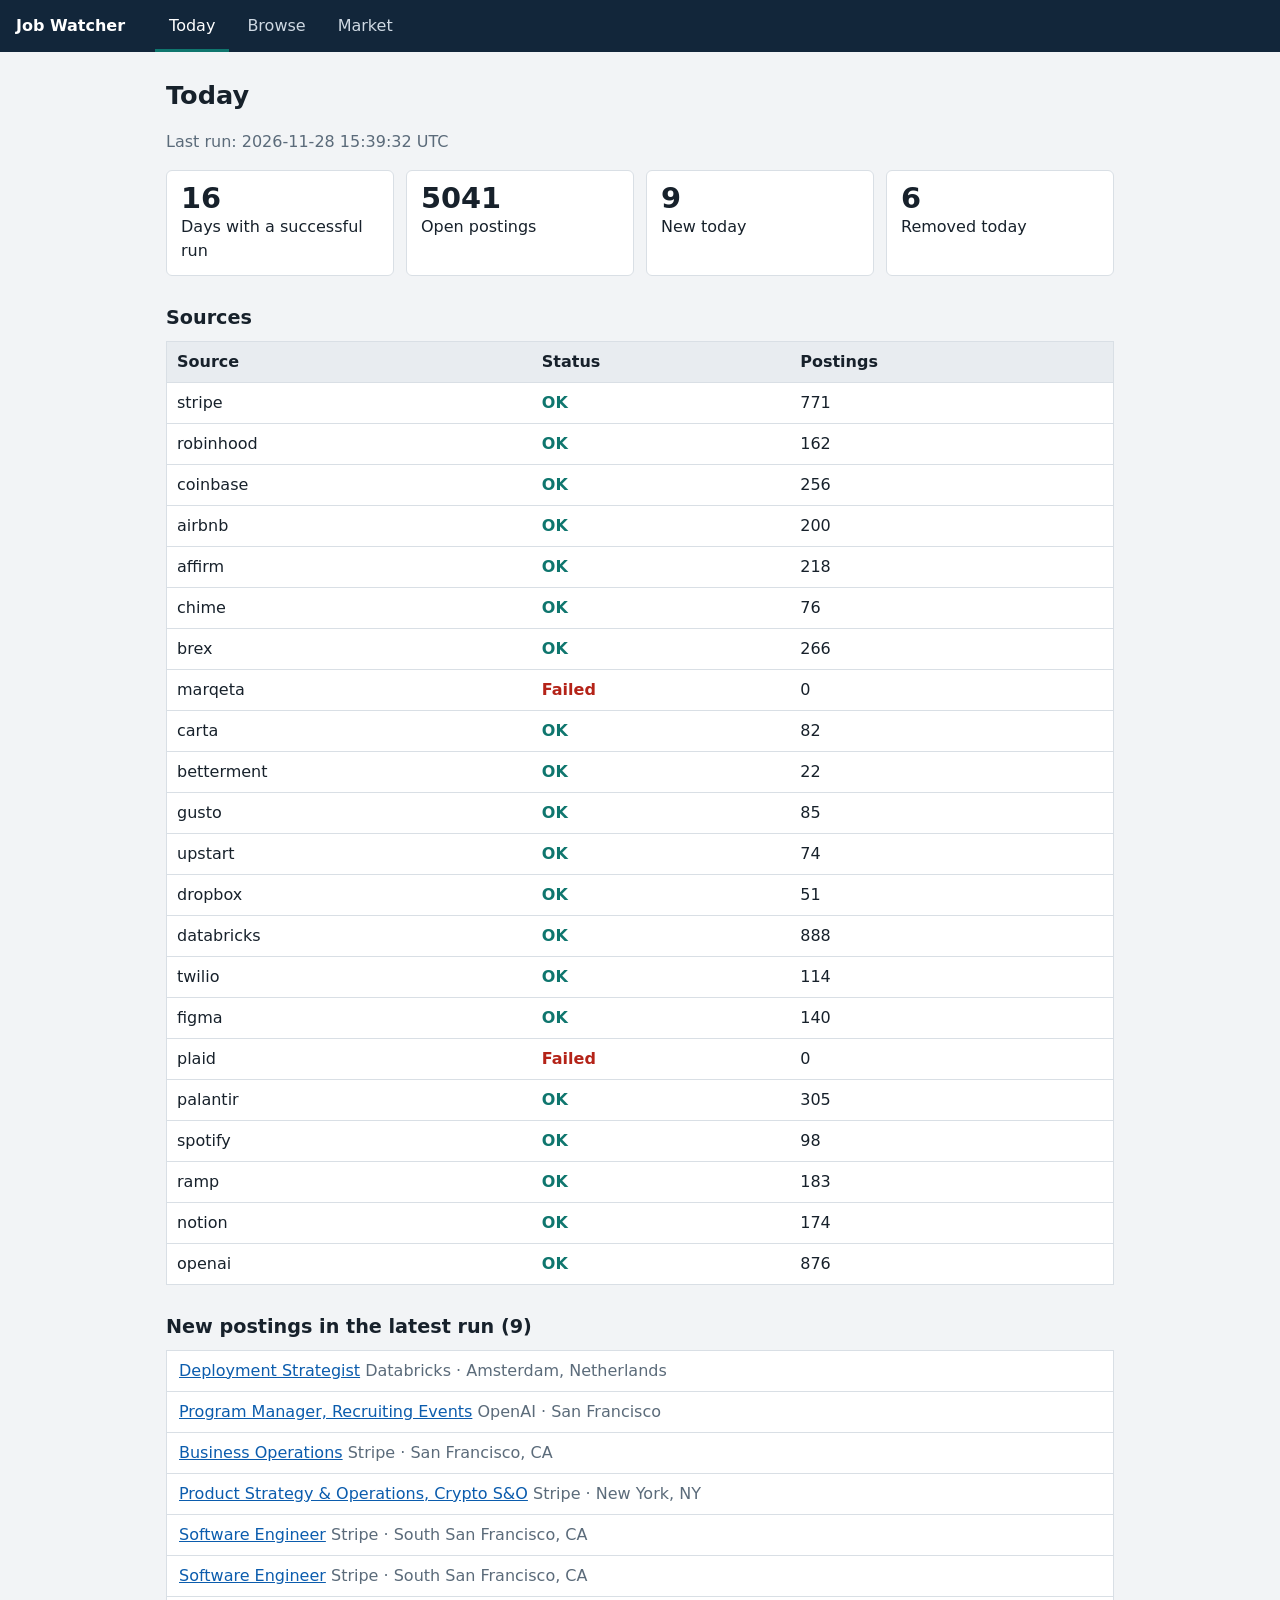
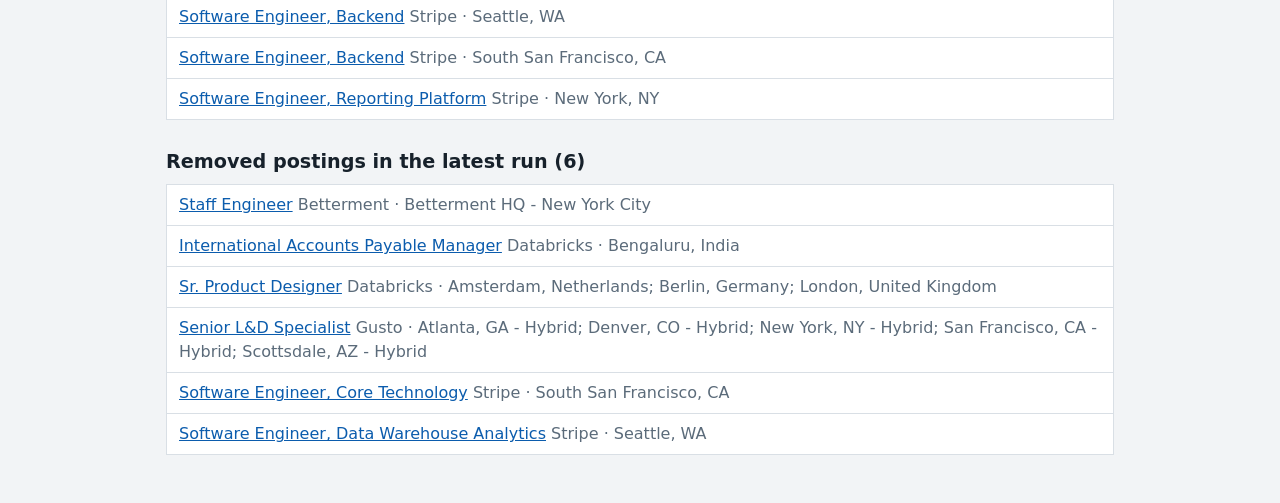
<file: index.html>
<!doctype html>
<html lang="en">
<head>
<meta charset="utf-8">
<meta name="viewport" content="width=device-width, initial-scale=1">
<title>Today - Job Watcher</title>
<meta name="theme-color" content="#12263a">
<link rel="manifest" href="manifest.webmanifest">
<link rel="icon" href="icon-192.png">
<link rel="apple-touch-icon" href="icon-192.png">
<link rel="stylesheet" href="style.css">
</head>
<body>
<nav id="nav"></nav>
<main>
<h1>Today</h1>
<p class="muted">Last run: <span id="runtime">loading...</span></p>
<p id="msg" class="msg" hidden></p>
<div id="counts" class="counts"></div>
<h2>Sources</h2>
<div class="wrap"><table><thead><tr><th>Source</th><th>Status</th><th>Postings</th></tr></thead><tbody id="sources"></tbody></table></div>
<h2 id="newh">New postings in the latest run</h2>
<ul id="new" class="postings"></ul>
<h2 id="removedh">Removed postings in the latest run</h2>
<ul id="removed" class="postings"></ul>
</main>
<script src="app.js"></script>
<script src="today.js"></script>
</body>
</html>
</file>
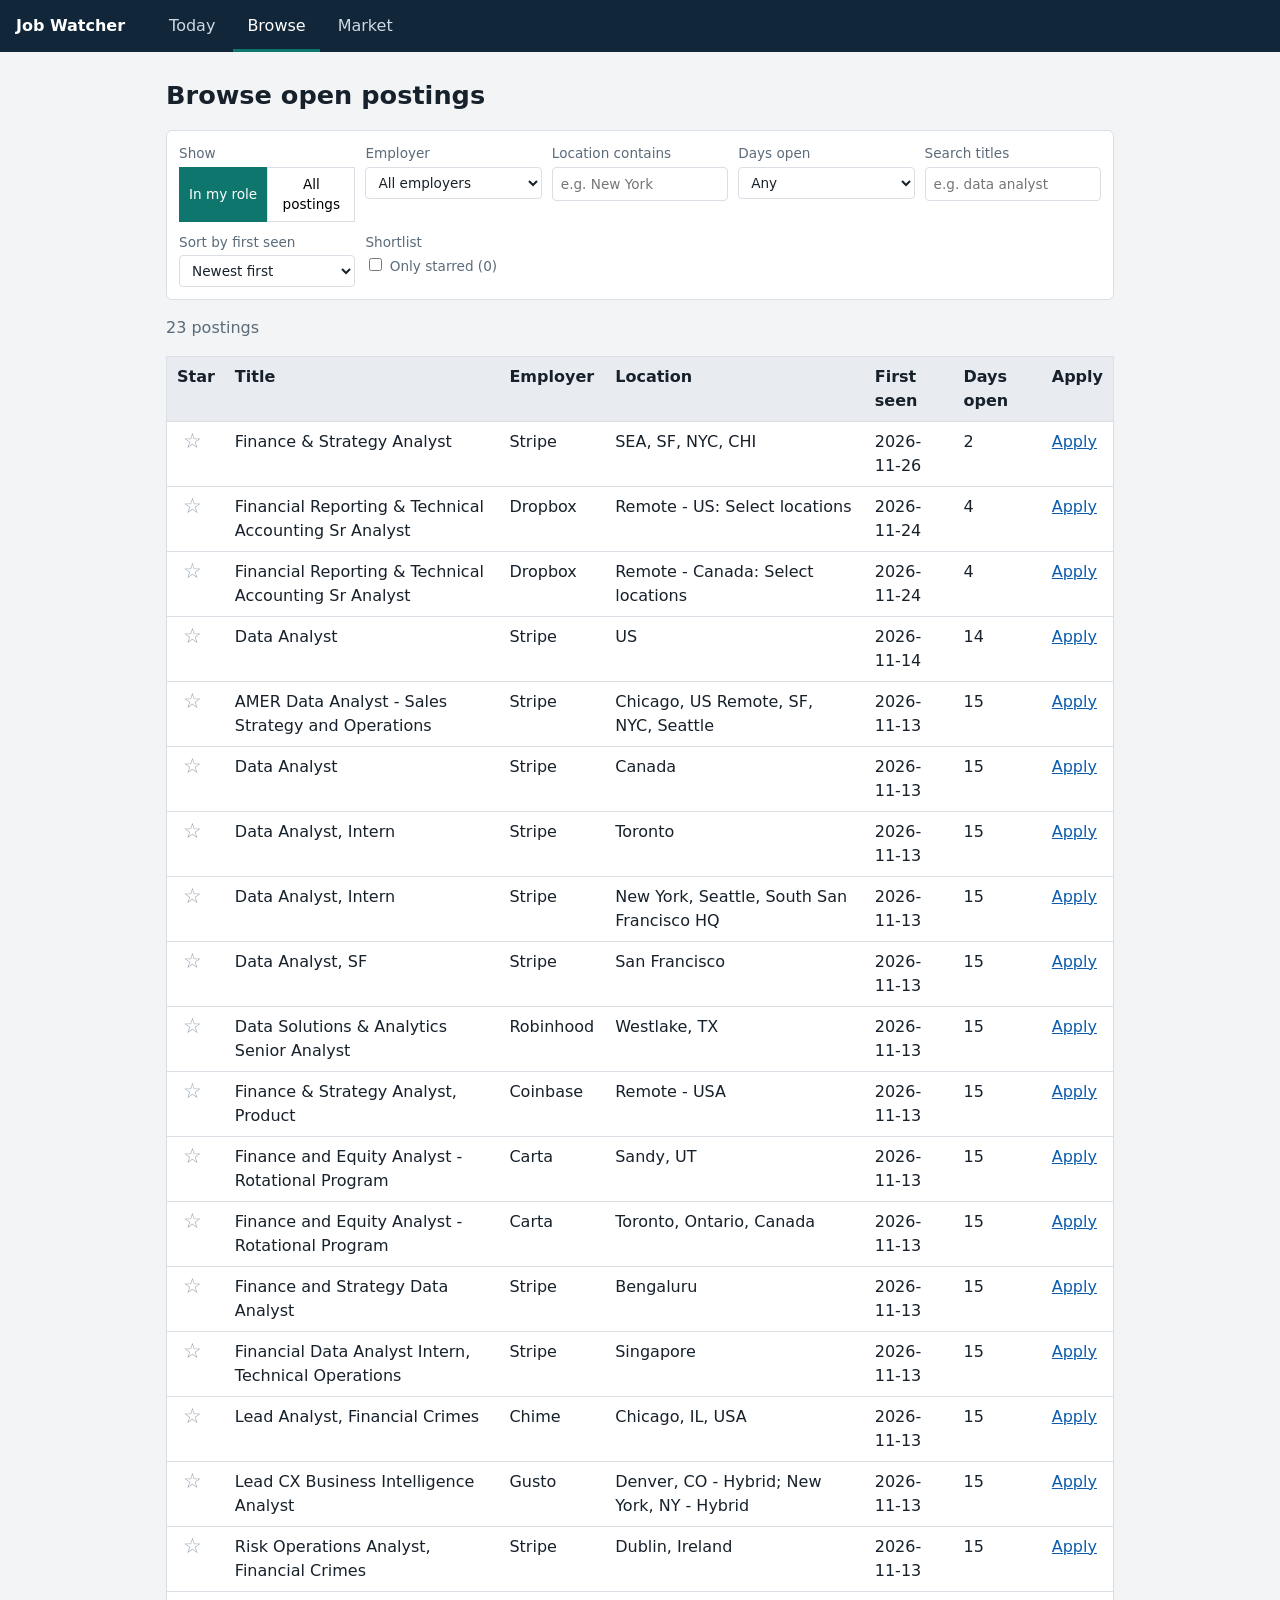
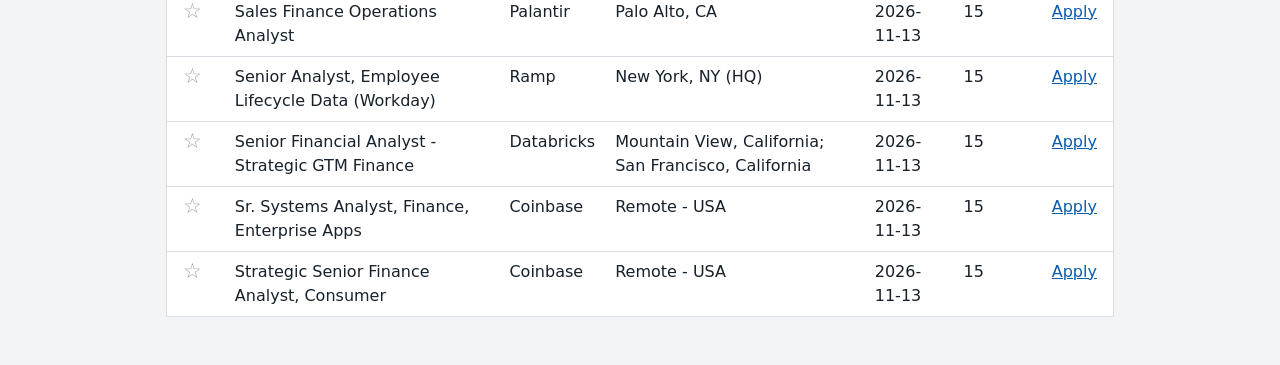
<file: browse.html>
<!doctype html>
<html lang="en">
<head>
<meta charset="utf-8">
<meta name="viewport" content="width=device-width, initial-scale=1">
<title>Browse - Job Watcher</title>
<meta name="theme-color" content="#12263a">
<link rel="manifest" href="manifest.webmanifest">
<link rel="icon" href="icon-192.png">
<link rel="apple-touch-icon" href="icon-192.png">
<link rel="stylesheet" href="style.css">
</head>
<body>
<nav id="nav"></nav>
<main>
<h1>Browse open postings</h1>
<p id="msg" class="msg" hidden></p>
<div class="controls">
  <label>Show<span class="seg" id="role"><button class="on" data-v="role">In my role</button><button data-v="all">All postings</button></span></label>
  <label>Employer<select id="employer"><option value="">All employers</option></select></label>
  <label>Location contains<input id="loc" type="search" placeholder="e.g. New York"></label>
  <label>Days open<select id="days"><option value="">Any</option><option value="7">7 or fewer</option><option value="14">14 or fewer</option><option value="30">30 or fewer</option><option value="60">60 or fewer</option></select></label>
  <label>Search titles<input id="q" type="search" placeholder="e.g. data analyst"></label>
  <label>Sort by first seen<select id="sort"><option value="new">Newest first</option><option value="old">Oldest first</option></select></label>
  <label>Shortlist<span><input id="short" type="checkbox"> Only starred (<span id="shortcount">0</span>)</span></label>
</div>
<p class="muted" id="count"></p>
<div class="wrap"><table>
<thead><tr><th>Star</th><th>Title</th><th>Employer</th><th>Location</th><th>First seen</th><th>Days open</th><th>Apply</th></tr></thead>
<tbody id="rows"></tbody></table></div>
<button id="more" class="more" hidden>Show more</button>
</main>
<script src="app.js"></script>
<script src="browse.js"></script>
</body>
</html>
</file>
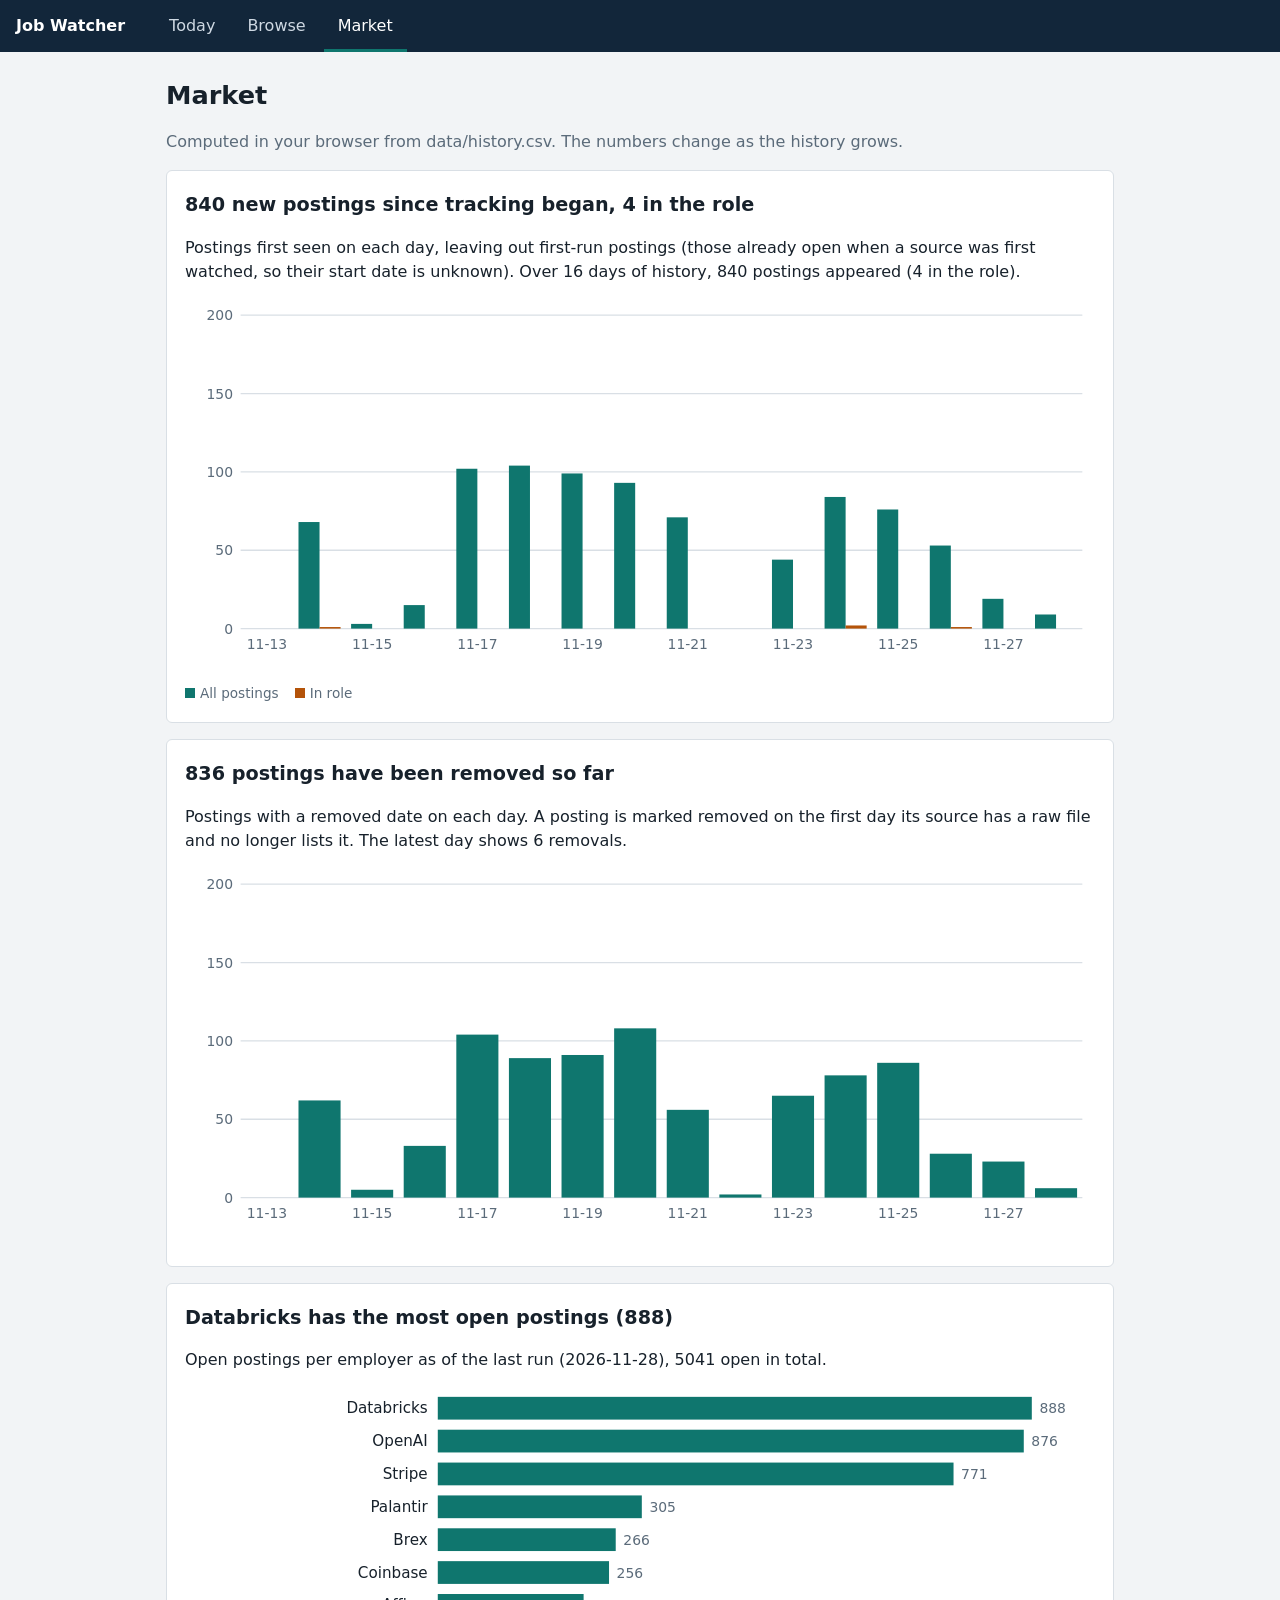
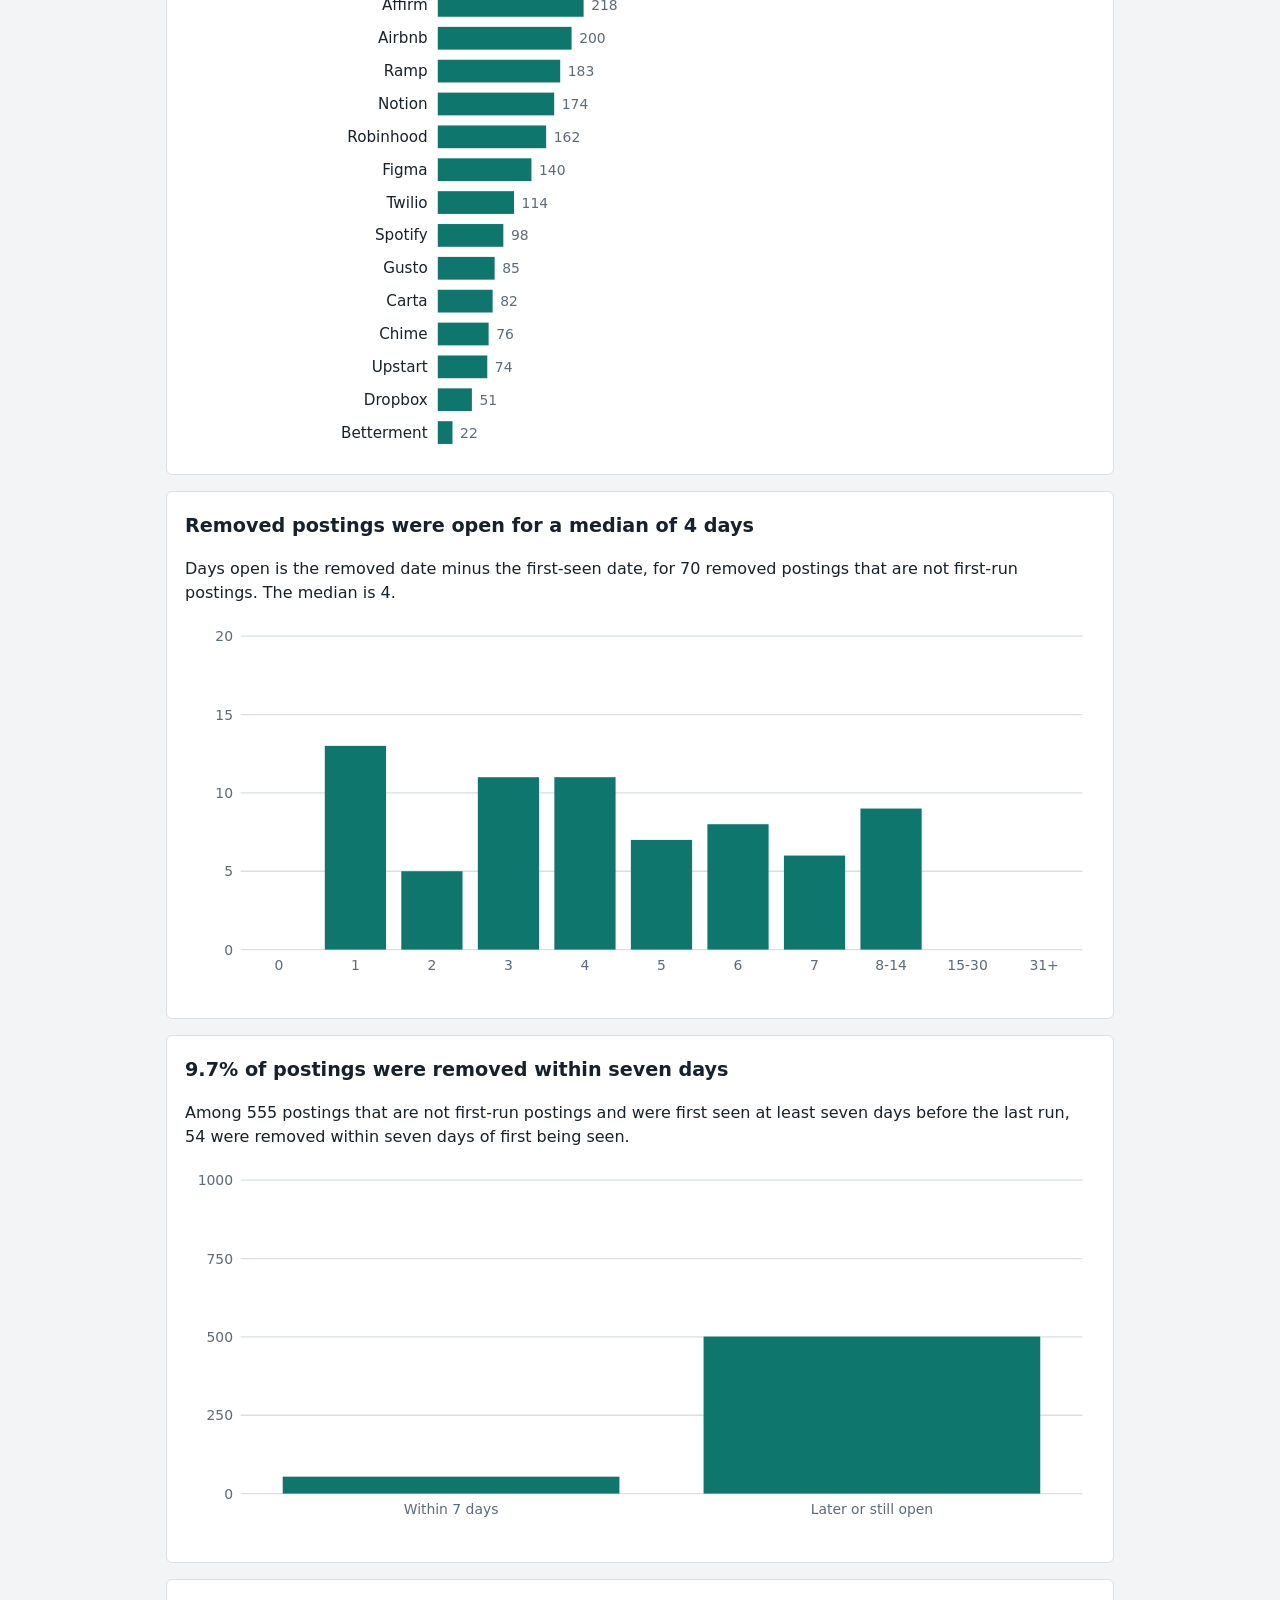
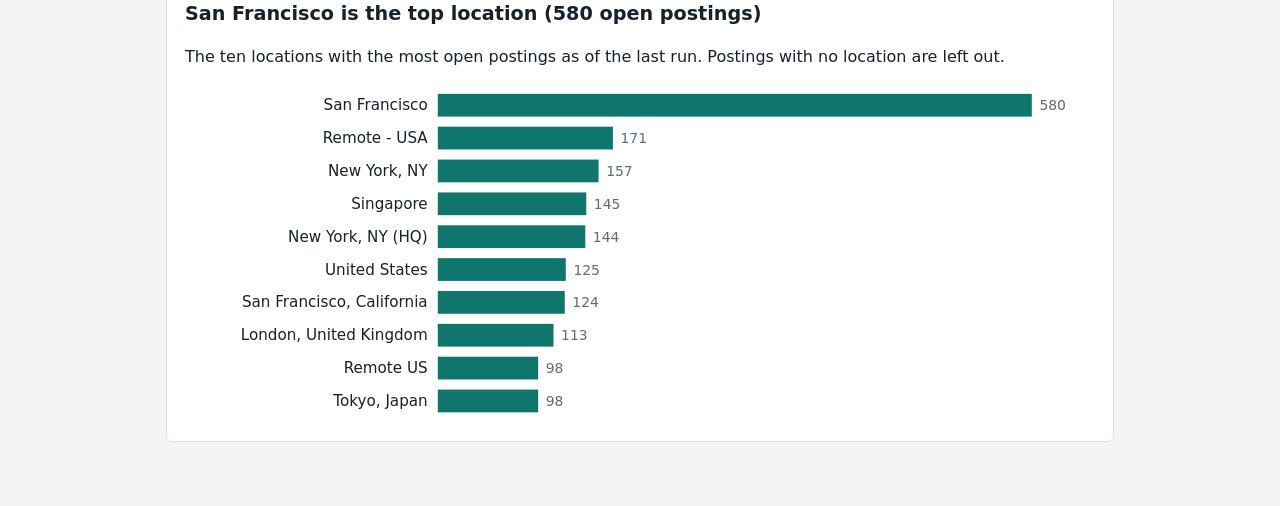
<file: market.html>
<!doctype html>
<html lang="en">
<head>
<meta charset="utf-8">
<meta name="viewport" content="width=device-width, initial-scale=1">
<title>Market - Job Watcher</title>
<meta name="theme-color" content="#12263a">
<link rel="manifest" href="manifest.webmanifest">
<link rel="icon" href="icon-192.png">
<link rel="apple-touch-icon" href="icon-192.png">
<link rel="stylesheet" href="style.css">
</head>
<body>
<nav id="nav"></nav>
<main>
<h1>Market</h1>
<p class="muted">Computed in your browser from data/history.csv. The numbers change as the history grows.</p>
<p id="msg" class="msg" hidden></p>
<div id="sections"><p class="muted">Loading...</p></div>
</main>
<script src="app.js"></script>
<script src="charts.js"></script>
<script src="market.js"></script>
</body>
</html>
</file>
<file: style.css>
:root {
  --ink: #17212b; --muted: #5b6b7a; --line: #d9dfe5; --paper: #ffffff; --wash: #f2f4f6;
  --nav: #12263a; --accent: #0f766e; --c1: #0f766e; --c2: #b45309; --bad: #b42318;
  --font: "Segoe UI", system-ui, -apple-system, "Helvetica Neue", Arial, sans-serif;
}
* { box-sizing: border-box; }
body { margin: 0; font: 16px/1.5 var(--font); color: var(--ink); background: var(--wash); }
nav { display: flex; gap: 4px; align-items: center; background: var(--nav); padding: 0 16px; flex-wrap: wrap; }
nav a { color: #cfd9e3; text-decoration: none; padding: 14px 14px; }
nav a:hover { color: #fff; }
nav a.active { color: #fff; box-shadow: inset 0 -3px 0 var(--accent); }
nav .brand { color: #fff; font-weight: 700; margin-right: 12px; padding-left: 0; }
main { max-width: 980px; margin: 0 auto; padding: 24px 16px 48px; }
h1 { font-size: 1.6rem; margin: 0 0 4px; }
h2 { font-size: 1.2rem; margin: 28px 0 8px; }
.muted { color: var(--muted); }
.msg { padding: 12px 14px; background: #fff4e5; border: 1px solid #f0c27b; border-radius: 6px; }
.counts { display: grid; grid-template-columns: repeat(auto-fit, minmax(160px, 1fr)); gap: 12px; margin: 16px 0; }
.count { background: var(--paper); border: 1px solid var(--line); border-radius: 6px; padding: 12px 14px; }
.count b { display: block; font-size: 1.8rem; line-height: 1.1; }
table { width: 100%; border-collapse: collapse; background: var(--paper); border: 1px solid var(--line); }
th, td { text-align: left; padding: 8px 10px; border-bottom: 1px solid var(--line); vertical-align: top; }
th { background: #e8ecf0; font-weight: 600; }
.ok { color: var(--accent); font-weight: 600; } .fail { color: var(--bad); font-weight: 600; }
ul.postings { list-style: none; margin: 0; padding: 0; background: var(--paper); border: 1px solid var(--line); }
ul.postings li { padding: 8px 12px; border-bottom: 1px solid var(--line); }
ul.postings li:last-child { border-bottom: 0; }
a { color: #0b5cad; }
.controls { display: grid; grid-template-columns: repeat(auto-fit, minmax(170px, 1fr)); gap: 10px; background: var(--paper); border: 1px solid var(--line); border-radius: 6px; padding: 12px; margin: 16px 0; }
.controls label { display: flex; flex-direction: column; font-size: .85rem; color: var(--muted); gap: 3px; }
.controls input, .controls select { font: inherit; padding: 6px 8px; border: 1px solid var(--line); border-radius: 4px; color: var(--ink); background: #fff; }
.seg { display: flex; } .seg button { flex: 1; font: inherit; padding: 6px 8px; border: 1px solid var(--line); background: #fff; cursor: pointer; }
.seg button.on { background: var(--accent); border-color: var(--accent); color: #fff; }
.star { font-size: 1.3rem; line-height: 1; border: 0; background: none; cursor: pointer; color: #9aa7b3; }
.star.on { color: #d99a00; }
.more { margin: 12px 0; font: inherit; padding: 8px 14px; cursor: pointer; }
.wrap { overflow-x: auto; }
section.report { background: var(--paper); border: 1px solid var(--line); border-radius: 6px; padding: 4px 18px 18px; margin: 16px 0; }
section.report h2 { margin-top: 16px; }
svg.chart { width: 100%; height: auto; display: block; }
svg.chart .grid { stroke: var(--line); stroke-width: 1; }
svg.chart .ax { font-size: 11px; fill: var(--muted); }
svg.chart .lbl { font-size: 12px; fill: var(--ink); }
svg.chart .bar.c1 { fill: var(--c1); } svg.chart .bar.c2 { fill: var(--c2); }
.legend { display: flex; gap: 16px; font-size: .85rem; color: var(--muted); margin-top: 4px; }
.legend i { display: inline-block; width: 10px; height: 10px; margin-right: 5px; }
:focus-visible { outline: 3px solid #2f80ed; outline-offset: 2px; }
</file>
